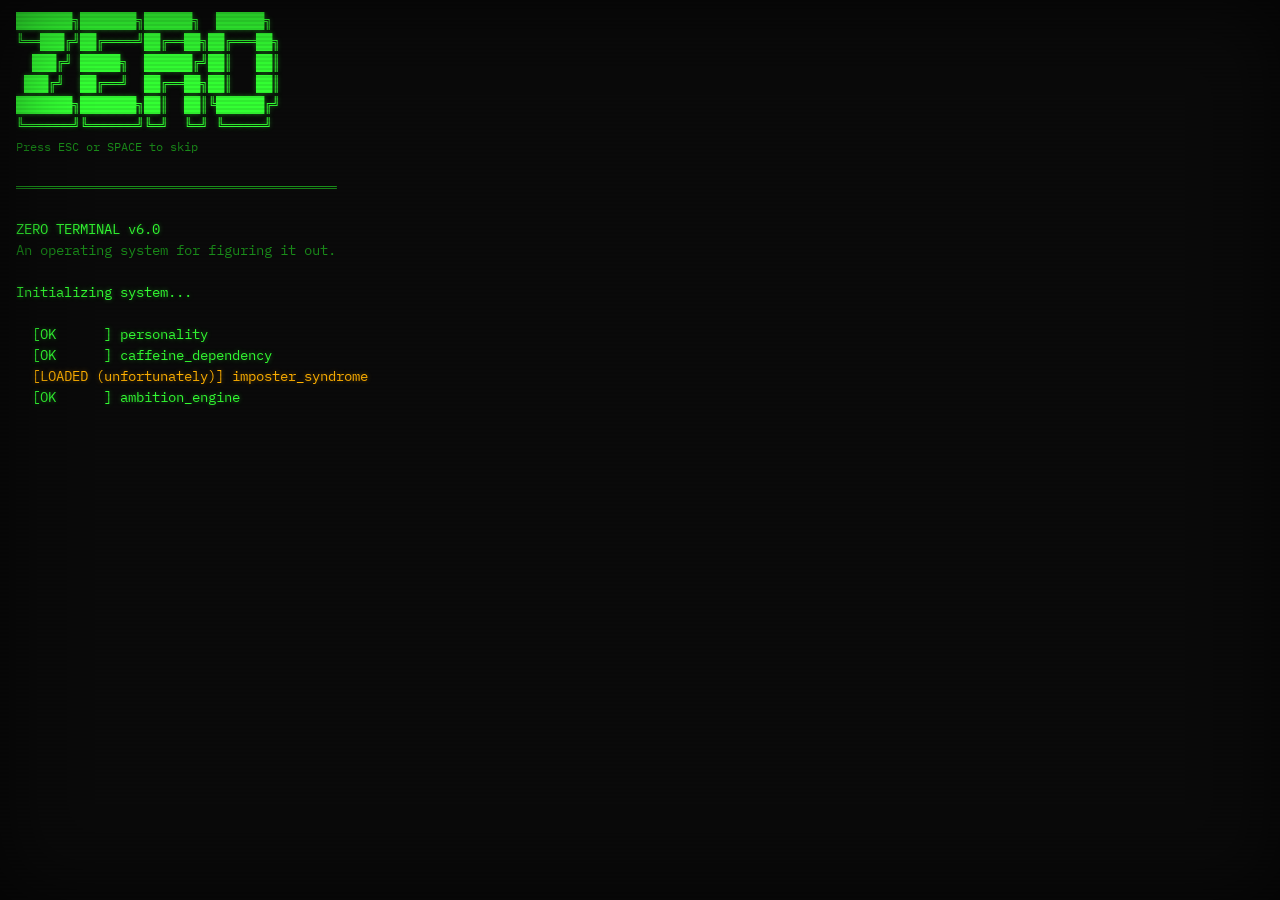
<file: index.html>
<!DOCTYPE html>
<html lang="en">
<head>
  <meta charset="UTF-8">
  <meta name="viewport" content="width=device-width, initial-scale=1.0, maximum-scale=1.0, user-scalable=no">
  <title>ZERO TERMINAL</title>
  <meta name="description" content="ZERO TERMINAL — An operating system for figuring it out.">
  <meta property="og:title" content="ZERO TERMINAL">
  <meta property="og:description" content="An operating system for figuring it out.">
  <meta property="og:type" content="website">
  <meta name="theme-color" content="#0a0a0a">
  <link rel="preconnect" href="https://fonts.googleapis.com">
  <link rel="preconnect" href="https://fonts.gstatic.com" crossorigin>
  <link href="https://fonts.googleapis.com/css2?family=IBM+Plex+Mono:wght@400;700&display=swap" rel="stylesheet">
  <script type="module" crossorigin src="/assets/index-DjIxhVeX.js"></script>
  <link rel="stylesheet" crossorigin href="/assets/index-DZj5PM9a.css">
</head>
<body>
  <noscript>
    <div style="max-width:700px;margin:40px auto;padding:20px;font-family:'IBM Plex Mono',monospace;color:#33ff33;background:#0a0a0a;line-height:1.6">
      <h1 style="color:#33ff33">ZERO TERMINAL</h1>
      <p>An operating system for figuring it out.</p>
      <h2 style="color:#33ff33">Justin Shank</h2>
      <p>Operator / Builder / Systems Thinker. I build systems, tools, and ideas across supply chain, AI, research, e-commerce, and weird internet projects.</p>
      <h3 style="color:#33ff33">Projects</h3>
      <ul>
        <li><a href="https://github.com/WhatsYourWhy/Zero-Terminal" style="color:#33ff33">Zero Terminal</a> &mdash; Terminal-themed personal website</li>
        <li><a href="https://github.com/WhatsYourWhy/The-Temporal-Gradient" style="color:#33ff33">Temporal Gradient</a> &mdash; Research framework</li>
        <li><a href="https://github.com/WhatsYourWhy/Cognitive-Glow" style="color:#33ff33">Cognitive Glow</a> &mdash; AI cognitive framework</li>
        <li><a href="https://github.com/WhatsYourWhy/Biological-Data-OS" style="color:#33ff33">Biological Data OS</a> &mdash; Biological data operating system</li>
        <li><a href="https://github.com/WhatsYourWhy/dragons-and-distractions-site" style="color:#33ff33">Dragons &amp; Distractions</a> &mdash; Card game</li>
        <li><a href="https://shankstrategy.com/" style="color:#33ff33">Shank Strategy Ops</a> &mdash; Consulting</li>
        <li><a href="https://the-polymath.xyz" style="color:#33ff33">The Polymath</a> &mdash; Newsletter</li>
      </ul>
      <h3 style="color:#33ff33">Contact</h3>
      <ul>
        <li><a href="https://github.com/WhatsYourWhy" style="color:#33ff33">GitHub</a></li>
        <li><a href="https://www.linkedin.com/in/justin-shank" style="color:#33ff33">LinkedIn</a></li>
        <li><a href="https://whatsyourwhy85.substack.com/" style="color:#33ff33">Substack</a></li>
        <li><a href="https://orcid.org/0009-0005-4473-2515" style="color:#33ff33">ORCID</a></li>
      </ul>
    </div>
  </noscript>
  <div id="terminal">
    <div id="output"></div>
    <div id="input-line">
      <span id="prompt">zero:~$ </span>
      <div id="input-wrap">
        <input type="text" id="cmd-input" autocomplete="off" autocorrect="off" autocapitalize="off" spellcheck="false">
      </div>
    </div>
  </div>
  <div id="mobile-bar"></div>
  <div class="scanlines"></div>
</body>
</html>
</file>
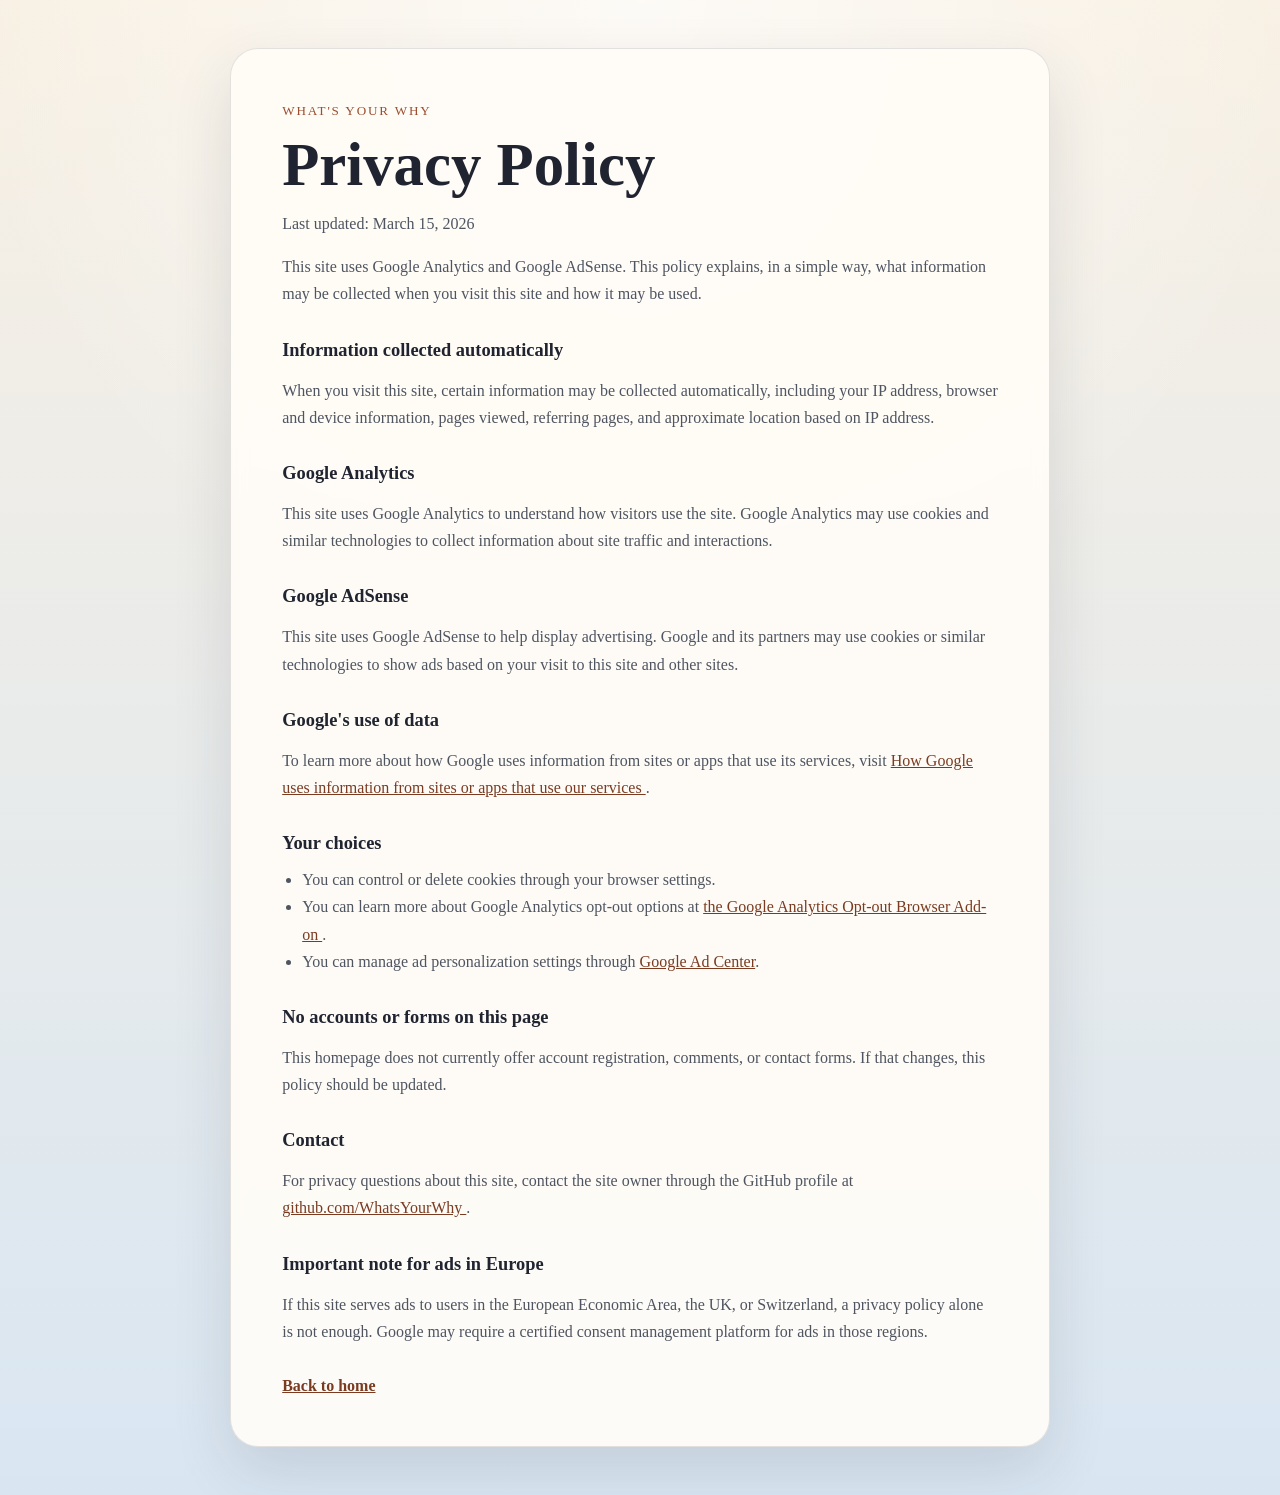
<file: privacy.html>
<!doctype html>
<html lang="en">
  <head>
    <meta charset="utf-8">
    <meta name="viewport" content="width=device-width, initial-scale=1">
    <title>Privacy Policy | What's Your Why</title>
    <meta
      name="description"
      content="Privacy Policy for What's Your Why, including Google Analytics and Google AdSense disclosures."
    >
    <style>
      :root {
        color-scheme: light;
        --bg-top: #f8f0e3;
        --bg-bottom: #d9e6f2;
        --panel: rgba(255, 252, 247, 0.94);
        --ink: #1f2430;
        --muted: #4e5561;
        --accent: #9b4d2f;
        --accent-dark: #7a3b21;
        --border: rgba(31, 36, 48, 0.12);
        --shadow: 0 24px 60px rgba(31, 36, 48, 0.12);
      }

      * {
        box-sizing: border-box;
      }

      body {
        margin: 0;
        min-height: 100vh;
        font-family: Georgia, "Times New Roman", serif;
        color: var(--ink);
        background:
          radial-gradient(circle at top, rgba(255, 255, 255, 0.7), transparent 42%),
          linear-gradient(180deg, var(--bg-top), var(--bg-bottom));
      }

      main {
        width: min(820px, calc(100% - 2rem));
        margin: 0 auto;
        padding: 3rem 0;
      }

      .card {
        width: 100%;
        background: var(--panel);
        border: 1px solid var(--border);
        border-radius: 28px;
        box-shadow: var(--shadow);
        padding: clamp(2rem, 4vw, 3.5rem);
        backdrop-filter: blur(8px);
      }

      .eyebrow {
        margin: 0 0 0.75rem;
        font-size: 0.82rem;
        letter-spacing: 0.14em;
        text-transform: uppercase;
        color: var(--accent);
      }

      h1 {
        margin: 0;
        font-size: clamp(2.1rem, 6vw, 3.8rem);
        line-height: 0.98;
      }

      h2 {
        margin: 2rem 0 0.5rem;
        font-size: 1.15rem;
      }

      p,
      li {
        font-size: 1rem;
        line-height: 1.7;
        color: var(--muted);
      }

      p {
        margin: 1rem 0 0;
      }

      ul {
        margin: 0.75rem 0 0;
        padding-left: 1.25rem;
      }

      a {
        color: var(--accent-dark);
      }

      .back-link {
        display: inline-block;
        margin-top: 2rem;
        font-weight: 700;
      }
    </style>
  </head>
  <body>
    <main>
      <section class="card" aria-labelledby="privacy-title">
        <p class="eyebrow">What's Your Why</p>
        <h1 id="privacy-title">Privacy Policy</h1>
        <p>Last updated: March 15, 2026</p>

        <p>
          This site uses Google Analytics and Google AdSense. This policy explains, in a simple
          way, what information may be collected when you visit this site and how it may be used.
        </p>

        <h2>Information collected automatically</h2>
        <p>
          When you visit this site, certain information may be collected automatically, including
          your IP address, browser and device information, pages viewed, referring pages, and
          approximate location based on IP address.
        </p>

        <h2>Google Analytics</h2>
        <p>
          This site uses Google Analytics to understand how visitors use the site. Google Analytics
          may use cookies and similar technologies to collect information about site traffic and
          interactions.
        </p>

        <h2>Google AdSense</h2>
        <p>
          This site uses Google AdSense to help display advertising. Google and its partners may
          use cookies or similar technologies to show ads based on your visit to this site and
          other sites.
        </p>

        <h2>Google's use of data</h2>
        <p>
          To learn more about how Google uses information from sites or apps that use its services,
          visit
          <a href="https://business.safety.google/privacy/" rel="noopener noreferrer">
            How Google uses information from sites or apps that use our services
          </a>.
        </p>

        <h2>Your choices</h2>
        <ul>
          <li>
            You can control or delete cookies through your browser settings.
          </li>
          <li>
            You can learn more about Google Analytics opt-out options at
            <a
              href="https://tools.google.com/dlpage/gaoptout/"
              rel="noopener noreferrer"
            >
              the Google Analytics Opt-out Browser Add-on
            </a>.
          </li>
          <li>
            You can manage ad personalization settings through
            <a href="https://myadcenter.google.com/" rel="noopener noreferrer">Google Ad Center</a>.
          </li>
        </ul>

        <h2>No accounts or forms on this page</h2>
        <p>
          This homepage does not currently offer account registration, comments, or contact forms.
          If that changes, this policy should be updated.
        </p>

        <h2>Contact</h2>
        <p>
          For privacy questions about this site, contact the site owner through the GitHub profile
          at
          <a href="https://github.com/WhatsYourWhy" rel="noopener noreferrer">
            github.com/WhatsYourWhy
          </a>.
        </p>

        <h2>Important note for ads in Europe</h2>
        <p>
          If this site serves ads to users in the European Economic Area, the UK, or Switzerland,
          a privacy policy alone is not enough. Google may require a certified consent management
          platform for ads in those regions.
        </p>

        <a class="back-link" href="/">Back to home</a>
      </section>
    </main>
  </body>
</html>
</file>
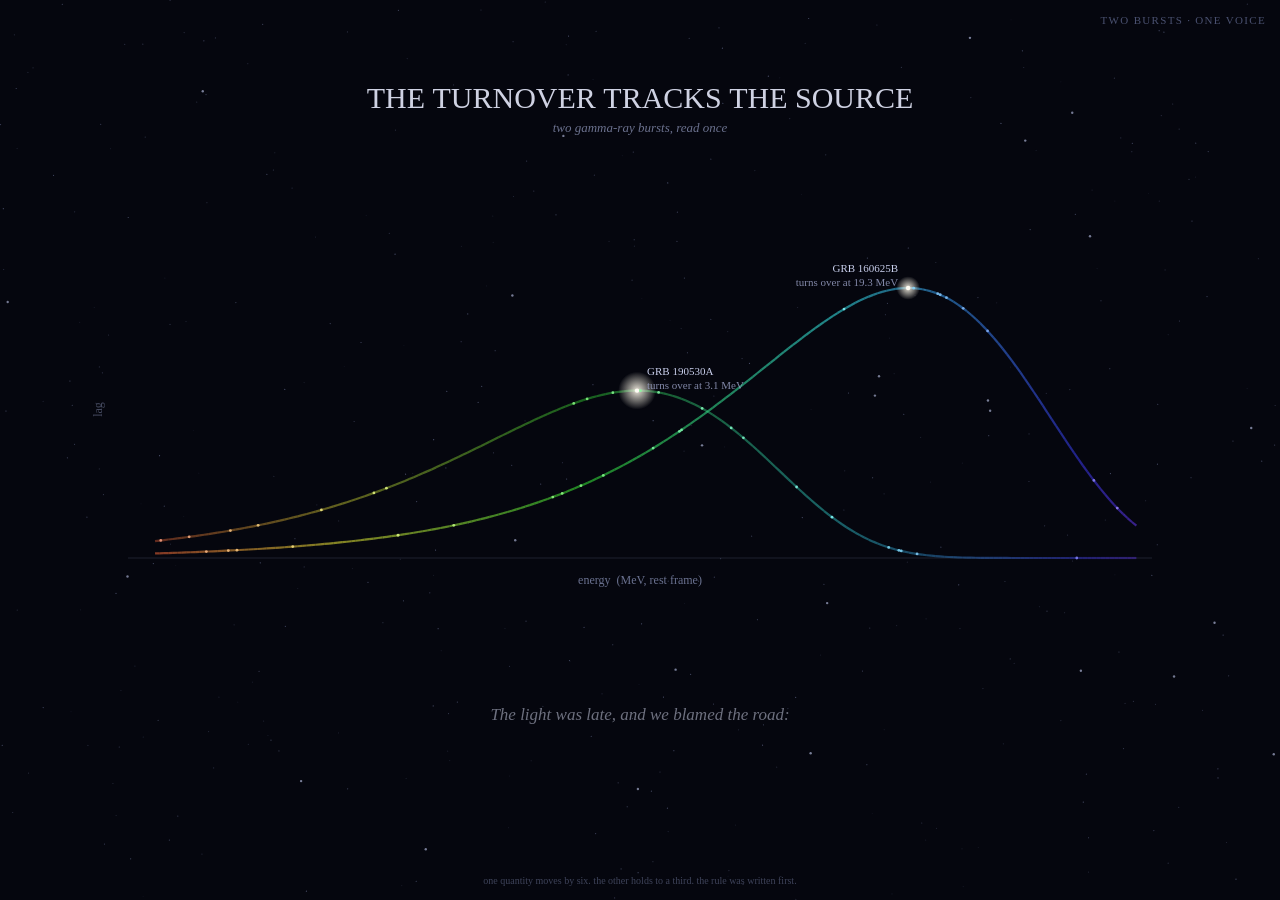
<file: turnover.html>
<!DOCTYPE html>
<html lang="en">
<head>
<meta charset="utf-8">
<meta name="viewport" content="width=device-width, initial-scale=1">
<title>The Turnover Tracks the Source</title>
<style>
  html, body { margin: 0; height: 100%; background: #05060e; overflow: hidden; }
  canvas { display: block; }
  #hint {
    position: fixed; right: 14px; top: 12px; color: #4a5170;
    font: 11px/1.5 Georgia, serif; letter-spacing: 0.12em; text-transform: uppercase;
    user-select: none;
  }
</style>
</head>
<body>
<canvas id="c"></canvas>
<div id="hint">two bursts &middot; one voice</div>
<script>
"use strict";
/*
  THE TURNOVER TRACKS THE SOURCE
  An art-in-code reading of the vault's Section 8 finding.

  Two bright gamma-ray bursts. In each, high-energy light lags low-energy
  light, and the lag grows with energy until it turns over and falls.
  GRB 160625B turns over near 19.3 MeV. GRB 190530A turns over near 3.1 MeV.
  A factor of six apart: fatal to a fixed vacuum scale.

  But divide each burst by its own spectral peak and the two curves
  collapse onto one another, near a ratio of two to four.
  The delay is a property of the fire, not the road.

  The animation breathes between the two readings:
  absolute energy, where the curves stand apart,
  and source-scaled energy, where they answer in one voice.
*/

const cv = document.getElementById("c");
const cx = cv.getContext("2d");
let W = 0, H = 0, DPR = 1;

// seeded rng so the sky is the same sky every night
function mulberry32(a) {
  return function() {
    a |= 0; a = a + 0x6D2B79F5 | 0;
    let t = Math.imul(a ^ a >>> 15, 1 | a);
    t = t + Math.imul(t ^ t >>> 7, 61 | t) ^ t;
    return ((t ^ t >>> 14) >>> 0) / 4294967296;
  };
}
const rng = mulberry32(20260801);

// ---- the two bursts, numbers from the catalog ----
// tau(E) = amp * u * exp(1 - u), u = E / Eturn : rises, turns over, falls
const BURSTS = [
  { name: "GRB 160625B", Eturn: 19.3, Epk: 6.4, amp: 1.00, bright: 1.0 },
  { name: "GRB 190530A", Eturn: 3.1,  Epk: 1.3, amp: 0.62, bright: 0.72 }
];

// energy to color: low energy runs red, high energy runs violet-blue
function energyHue(E) {
  const t = Math.min(1, Math.max(0, (Math.log10(E) + 1) / 3)); // 0.1 to 100 MeV
  return 8 + t * 250;
}

function tauOf(b, E) {
  const u = E / b.Eturn;
  return b.amp * u * Math.exp(1 - u);
}

// stars, drawn once
let sky = null;
function buildSky() {
  sky = document.createElement("canvas");
  sky.width = W * DPR; sky.height = H * DPR;
  const s = sky.getContext("2d");
  s.scale(DPR, DPR);
  const r2 = mulberry32(1606);
  for (let i = 0; i < 420; i++) {
    const x = r2() * W, y = r2() * H;
    const m = r2();
    s.globalAlpha = 0.08 + m * 0.5;
    s.fillStyle = m > 0.92 ? "#cfd8ff" : "#8d97c4";
    s.beginPath();
    s.arc(x, y, m > 0.92 ? 1.2 : 0.6, 0, 7);
    s.fill();
  }
  s.globalAlpha = 1;
}

function resize() {
  DPR = Math.min(2, window.devicePixelRatio || 1);
  W = window.innerWidth; H = window.innerHeight;
  cv.width = W * DPR; cv.height = H * DPR;
  cv.style.width = W + "px"; cv.style.height = H + "px";
  cx.setTransform(DPR, 0, 0, DPR, 0, 0);
  buildSky();
}
window.addEventListener("resize", resize);
resize();

// ---- layout ----
function plot() {
  const mx = Math.max(60, W * 0.10);
  return { x0: mx, x1: W - mx, yBase: H * 0.62, yAmp: H * 0.30 };
}

// absolute axis: log10 E in [-1, 2].  ratio axis: log10(E/Epk) in [-1.6, 1.6]
function xAbs(E, p)      { return p.x0 + (Math.log10(E) + 1) / 3 * (p.x1 - p.x0); }
function xRatio(E, b, p) { return p.x0 + (Math.log10(E / b.Epk) + 1.6) / 3.2 * (p.x1 - p.x0); }

function smooth(t) { t = Math.min(1, Math.max(0, t)); return t * t * (3 - 2 * t); }

// ---- timeline: 30 s breath ----
// 0..8    absolute view          (apart: the tension)
// 8..12   morph out              (divide each star by itself)
// 12..24  ratio view             (together: the result)
// 24..28  morph back
const PERIOD = 30;
function morphAt(t) {
  if (t < 8)  return 0;
  if (t < 12) return smooth((t - 8) / 4);
  if (t < 24) return 1;
  if (t < 28) return 1 - smooth((t - 24) / 4);
  return 0;
}

const POEM = [
  { from: 0.5,  to: 8,    text: "The light was late, and we blamed the road:" },
  { from: 2.5,  to: 8,    text: "the long vacuum, some grain in space itself." },
  { from: 4.5,  to: 8,    text: "Nineteen for the bright one. Three for the faint." },
  { from: 8.5,  to: 12.5, text: "Divide each star by its own fire." },
  { from: 12.5, to: 23,   text: "The two answer in one voice." },
  { from: 15,   to: 23,   text: "We wrote the rule before the numbers came." },
  { from: 17,   to: 23,   text: "The numbers came against us. We kept both pages." },
  { from: 24,   to: 29.5, text: "The road is innocent. The turnover tracks the source." }
];

// photons riding each curve
const RIDERS = [];
for (let i = 0; i < 44; i++) {
  RIDERS.push({ b: i % 2, u: rng(), speed: 0.05 + rng() * 0.09 });
}

function curvePoint(b, E, m, p) {
  const x = xAbs(E, p) * (1 - m) + xRatio(E, b, p) * m;
  const y = p.yBase - tauOf(b, E) * p.yAmp;
  return [x, y];
}

const E_LO = 0.12, E_HI = 90;
function eAt(f) { return E_LO * Math.pow(E_HI / E_LO, f); } // f in [0,1] along log axis

function draw(nowMs) {
  const t = (nowMs / 1000) % PERIOD;
  const m = morphAt(t);
  const p = plot();

  cx.clearRect(0, 0, W, H);
  cx.drawImage(sky, 0, 0, W, H);

  // baseline: the road
  cx.strokeStyle = "rgba(120,130,170,0.22)";
  cx.lineWidth = 1;
  cx.beginPath();
  cx.moveTo(p.x0, p.yBase); cx.lineTo(p.x1, p.yBase);
  cx.stroke();

  // axis label crossfades between the two readings
  cx.font = "12px Georgia, serif";
  cx.textAlign = "center";
  cx.fillStyle = "rgba(150,160,200," + (0.7 * (1 - m)).toFixed(3) + ")";
  cx.fillText("energy  (MeV, rest frame)", (p.x0 + p.x1) / 2, p.yBase + 26);
  cx.fillStyle = "rgba(150,160,200," + (0.7 * m).toFixed(3) + ")";
  cx.fillText("energy / the burst's own spectral peak", (p.x0 + p.x1) / 2, p.yBase + 44);

  // lag axis hint
  cx.save();
  cx.translate(p.x0 - 26, p.yBase - p.yAmp * 0.55);
  cx.rotate(-Math.PI / 2);
  cx.fillStyle = "rgba(150,160,200,0.45)";
  cx.fillText("lag", 0, 0);
  cx.restore();

  // the two curves
  const N = 220;
  for (const b of BURSTS) {
    cx.lineWidth = 2.2;
    for (let i = 0; i < N; i++) {
      const E0 = eAt(i / N), E1 = eAt((i + 1) / N);
      const a = curvePoint(b, E0, m, p), c = curvePoint(b, E1, m, p);
      const hue = energyHue((E0 + E1) / 2);
      const glow = 0.55 * b.bright + 0.35 * m * b.bright;
      cx.strokeStyle = "hsla(" + hue.toFixed(0) + ", 85%, " + (58 + 10 * m) + "%, " + glow.toFixed(3) + ")";
      cx.beginPath(); cx.moveTo(a[0], a[1]); cx.lineTo(c[0], c[1]); cx.stroke();
    }

    // turnover node: the finding, one per star
    const [tx, ty] = curvePoint(b, b.Eturn, m, p);
    const pulse = 3.2 + Math.sin(nowMs / 300 + b.Eturn) * 0.9;
    const g = cx.createRadialGradient(tx, ty, 0, tx, ty, pulse * 5);
    g.addColorStop(0, "rgba(255,250,235,0.9)");
    g.addColorStop(1, "rgba(255,250,235,0)");
    cx.fillStyle = g;
    cx.beginPath(); cx.arc(tx, ty, pulse * 5, 0, 7); cx.fill();
    cx.fillStyle = "#fffdf5";
    cx.beginPath(); cx.arc(tx, ty, 2.2, 0, 7); cx.fill();

    // name and number near each turnover, fading with the view that owns it
    cx.textAlign = tx < (p.x0 + p.x1) / 2 ? "left" : "right";
    const dx = tx < (p.x0 + p.x1) / 2 ? 10 : -10;
    cx.font = "11px Georgia, serif";
    cx.fillStyle = "rgba(200,206,235," + (0.75 * (1 - m) + 0.35).toFixed(3) + ")";
    cx.fillText(b.name, tx + dx, ty - 16);
    cx.fillStyle = "rgba(160,168,205," + (0.8 * (1 - m)).toFixed(3) + ")";
    cx.fillText("turns over at " + b.Eturn.toFixed(1) + " MeV", tx + dx, ty - 2);
  }

  // in ratio view, a faint white voice where the two curves agree
  if (m > 0.02) {
    cx.lineWidth = 5;
    for (let i = 0; i < N; i++) {
      const f0 = i / N, f1 = (i + 1) / N;
      // walk the shared ratio axis: r = E/Epk
      const r0 = Math.pow(10, -1.6 + 3.2 * f0), r1 = Math.pow(10, -1.6 + 3.2 * f1);
      const pts0 = BURSTS.map(b => curvePoint(b, r0 * b.Epk, m, p));
      const pts1 = BURSTS.map(b => curvePoint(b, r1 * b.Epk, m, p));
      const gap = Math.abs(pts0[0][1] - pts0[1][1]);
      const close = Math.max(0, 1 - gap / (p.yAmp * 0.18));
      if (close <= 0) continue;
      const y0 = (pts0[0][1] + pts0[1][1]) / 2, y1 = (pts1[0][1] + pts1[1][1]) / 2;
      cx.strokeStyle = "rgba(255,252,240," + (0.16 * m * close).toFixed(3) + ")";
      cx.beginPath();
      cx.moveTo((pts0[0][0] + pts0[1][0]) / 2, y0);
      cx.lineTo((pts1[0][0] + pts1[1][0]) / 2, y1);
      cx.stroke();
    }
  }

  // photons riding home
  for (const r of RIDERS) {
    r.u += r.speed / 60;
    if (r.u > 1) r.u -= 1;
    const b = BURSTS[r.b];
    const E = eAt(r.u);
    const [x, y] = curvePoint(b, E, m, p);
    cx.fillStyle = "hsla(" + energyHue(E).toFixed(0) + ", 90%, 75%, 0.85)";
    cx.beginPath(); cx.arc(x, y, 1.4, 0, 7); cx.fill();
  }

  // title
  cx.textAlign = "center";
  cx.fillStyle = "rgba(225,228,245,0.92)";
  cx.font = "300 " + Math.min(30, W / 26) + "px Georgia, serif";
  cx.fillText("THE TURNOVER TRACKS THE SOURCE", W / 2, H * 0.12);
  cx.font = "italic 13px Georgia, serif";
  cx.fillStyle = "rgba(150,158,195,0.7)";
  cx.fillText("two gamma-ray bursts, read once", W / 2, H * 0.12 + 24);

  // poem lines, each with its season
  cx.font = "italic " + Math.min(17, W / 46) + "px Georgia, serif";
  let shown = 0;
  for (const line of POEM) {
    let a = 0;
    if (t >= line.from && t <= line.to) {
      a = Math.min(smooth((t - line.from) / 1.2), smooth((line.to - t) / 1.2));
    }
    if (a <= 0.01) continue;
    cx.fillStyle = "rgba(214,218,240," + (0.85 * a).toFixed(3) + ")";
    cx.fillText(line.text, W / 2, H * 0.80 + shown * 24);
    shown++;
  }

  // the ledger line, always faintly present
  cx.font = "10px Georgia, serif";
  cx.fillStyle = "rgba(120,128,165,0.5)";
  cx.fillText("one quantity moves by six. the other holds to a third. the rule was written first.", W / 2, H - 16);

  requestAnimationFrame(draw);
}
requestAnimationFrame(draw);
</script>
</body>
</html>
</file>
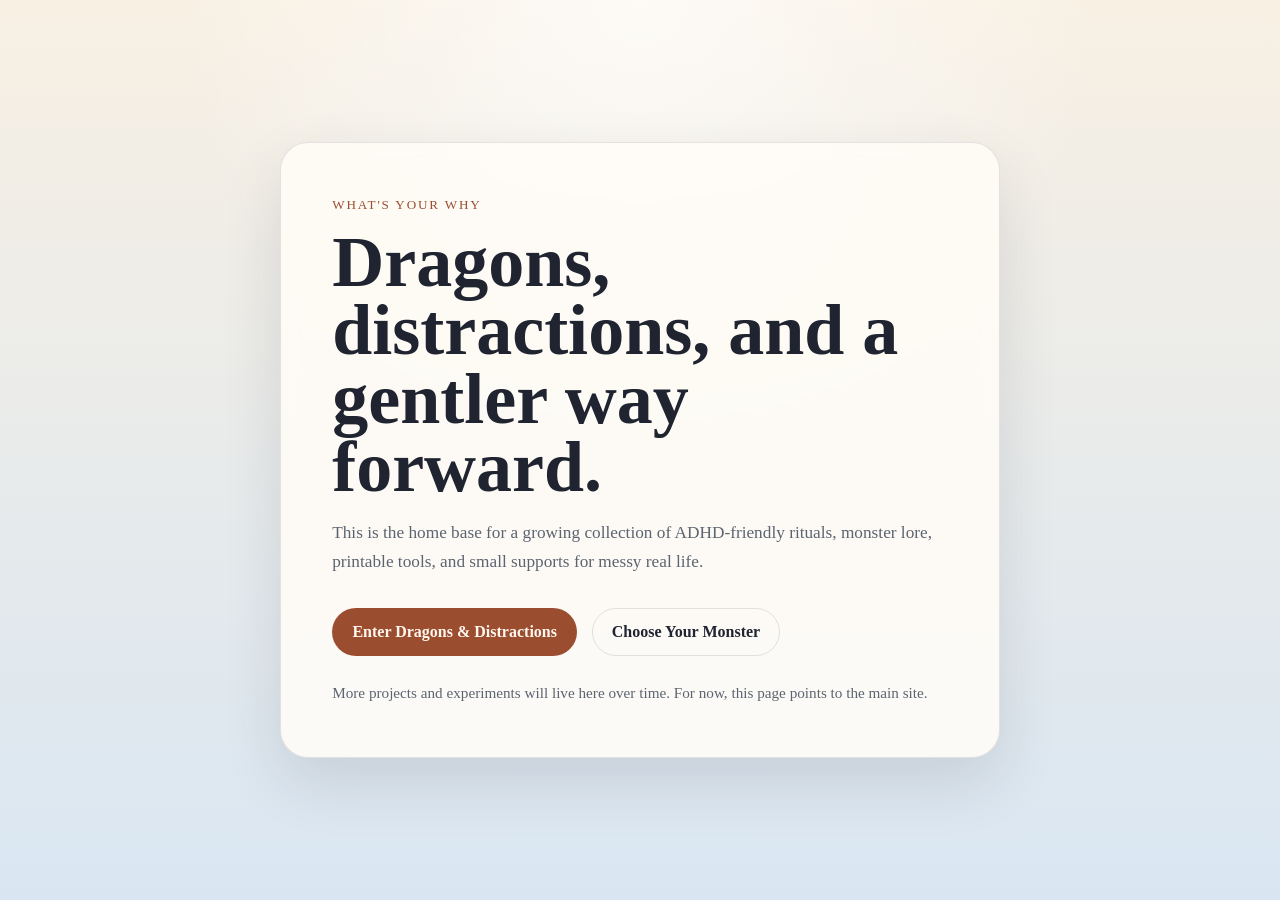
<file: whatsyourwhy-index.html>
<!doctype html>
<html lang="en">
  <head>
    <meta charset="utf-8">
    <meta name="viewport" content="width=device-width, initial-scale=1">
    <title>What's Your Why</title>
    <meta
      name="description"
      content="A simple home base for Dragons & Distractions, ADHD-friendly rituals, and creative tools."
    >
    <style>
      :root {
        color-scheme: light;
        --bg-top: #f8f0e3;
        --bg-bottom: #d9e6f2;
        --panel: rgba(255, 252, 247, 0.9);
        --ink: #1f2430;
        --muted: #5c6470;
        --accent: #9b4d2f;
        --accent-dark: #7a3b21;
        --border: rgba(31, 36, 48, 0.12);
        --shadow: 0 24px 60px rgba(31, 36, 48, 0.12);
      }

      * {
        box-sizing: border-box;
      }

      body {
        margin: 0;
        min-height: 100vh;
        font-family: Georgia, "Times New Roman", serif;
        color: var(--ink);
        background:
          radial-gradient(circle at top, rgba(255, 255, 255, 0.7), transparent 42%),
          linear-gradient(180deg, var(--bg-top), var(--bg-bottom));
      }

      main {
        width: min(720px, calc(100% - 2rem));
        margin: 0 auto;
        min-height: 100vh;
        display: grid;
        place-items: center;
        padding: 3rem 0;
      }

      .card {
        width: 100%;
        background: var(--panel);
        border: 1px solid var(--border);
        border-radius: 28px;
        box-shadow: var(--shadow);
        padding: clamp(2rem, 4vw, 3.5rem);
        backdrop-filter: blur(8px);
      }

      .eyebrow {
        margin: 0 0 0.75rem;
        font-size: 0.82rem;
        letter-spacing: 0.14em;
        text-transform: uppercase;
        color: var(--accent);
      }

      h1 {
        margin: 0;
        font-size: clamp(2.4rem, 7vw, 4.5rem);
        line-height: 0.95;
      }

      p {
        margin: 1rem 0 0;
        font-size: 1.08rem;
        line-height: 1.7;
        color: var(--muted);
      }

      .actions {
        display: flex;
        flex-wrap: wrap;
        gap: 0.9rem;
        margin-top: 2rem;
      }

      .button {
        display: inline-flex;
        align-items: center;
        justify-content: center;
        min-height: 3rem;
        padding: 0.8rem 1.2rem;
        border-radius: 999px;
        border: 1px solid transparent;
        font-weight: 700;
        text-decoration: none;
        transition: transform 140ms ease, background-color 140ms ease, border-color 140ms ease;
      }

      .button:hover,
      .button:focus-visible {
        transform: translateY(-1px);
      }

      .button-primary {
        background: var(--accent);
        color: #fff7ef;
      }

      .button-primary:hover,
      .button-primary:focus-visible {
        background: var(--accent-dark);
      }

      .button-secondary {
        background: transparent;
        color: var(--ink);
        border-color: var(--border);
      }

      .button-secondary:hover,
      .button-secondary:focus-visible {
        background: rgba(255, 255, 255, 0.5);
      }

      .note {
        margin-top: 1.5rem;
        font-size: 0.95rem;
      }

      @media (max-width: 640px) {
        .actions {
          flex-direction: column;
        }

        .button {
          width: 100%;
        }
      }
    </style>
  </head>
  <body>
    <main>
      <section class="card" aria-labelledby="site-title">
        <p class="eyebrow">What's Your Why</p>
        <h1 id="site-title">Dragons, distractions, and a gentler way forward.</h1>
        <p>
          This is the home base for a growing collection of ADHD-friendly rituals, monster lore,
          printable tools, and small supports for messy real life.
        </p>
        <div class="actions">
          <a class="button button-primary" href="https://whatsyourwhy.github.io/dragons-and-distractions-site/">
            Enter Dragons &amp; Distractions
          </a>
          <a class="button button-secondary" href="https://whatsyourwhy.github.io/dragons-and-distractions-site/choose-your-monster">
            Choose Your Monster
          </a>
        </div>
        <p class="note">
          More projects and experiments will live here over time. For now, this page points to the
          main site.
        </p>
      </section>
    </main>
  </body>
</html>
</file>
<file: assets/index-DZj5PM9a.css>
:root{--bg:#0a0a0a;--text:#3f3;--text-dim:#1a8c1a;--text-glow:#3f36;--prompt-color:#3f3;--error:#f33;--warn:#ffb000;--info:#3f3;--font:"IBM Plex Mono", "Courier New", Courier, monospace}[data-theme=amber]{--text:#ffb000;--text-dim:#8c6000;--text-glow:#ffb00066;--prompt-color:#ffb000;--info:#ffb000}*,:before,:after{box-sizing:border-box;margin:0;padding:0}html,body{background:var(--bg);height:100%;color:var(--text);font-family:var(--font);font-size:14px;line-height:1.5;overflow:hidden}#terminal{flex-direction:column;height:100vh;padding:12px 16px;animation:4s infinite flicker;display:flex}#output{scrollbar-width:thin;scrollbar-color:var(--text-dim) transparent;flex:1;padding-bottom:8px;overflow-y:auto}#output::-webkit-scrollbar{width:6px}#output::-webkit-scrollbar-track{background:0 0}#output::-webkit-scrollbar-thumb{background:var(--text-dim);border-radius:3px}.line{white-space:pre-wrap;word-wrap:break-word;text-shadow:0 0 5px var(--text-glow);min-height:1.5em}.line.ascii{white-space:pre;font-weight:700;line-height:1.2}.line.error{color:var(--error);text-shadow:0 0 5px #f336}.line.warn{color:var(--warn);text-shadow:0 0 5px #ffb00066}.line.dim{color:var(--text-dim);text-shadow:none}.line.input-echo{color:var(--text-dim)}.line a{color:var(--text);text-underline-offset:2px;text-decoration:underline}.line a:hover{color:var(--warn)}#input-line{text-shadow:0 0 5px var(--text-glow);align-items:center;padding:4px 0;display:flex}#input-line.hidden{display:none}#prompt{color:var(--prompt-color);white-space:nowrap;-webkit-user-select:none;user-select:none}#input-wrap{flex:1;position:relative}#cmd-input{width:100%;color:var(--text);font-family:var(--font);caret-color:var(--text);text-shadow:0 0 5px var(--text-glow);background:0 0;border:none;outline:none;font-size:14px}#cmd-input::selection{background:var(--text);color:var(--bg)}#mobile-bar{border-top:1px solid var(--text-dim);z-index:100;background:#111;flex-wrap:wrap;justify-content:center;gap:6px;padding:8px;display:none;position:fixed;bottom:0;left:0;right:0}#mobile-bar .pill{border:1px solid var(--text-dim);color:var(--text);font-family:var(--font);cursor:pointer;white-space:nowrap;background:0 0;border-radius:12px;padding:4px 10px;font-size:12px}#mobile-bar .pill:active{background:var(--text);color:var(--bg)}@media (width<=768px){html,body{font-size:13px}#terminal{padding:8px 10px 60px}#mobile-bar{display:flex}}@media (width<=480px){html,body{font-size:12px}}.scanlines{pointer-events:none;z-index:1000;background:repeating-linear-gradient(0deg,#0000,#0000 2px,#00000014 2px 4px);width:100%;height:100%;position:fixed;top:0;left:0}@keyframes flicker{0%,to{opacity:1}50%{opacity:.98}52%{opacity:1}80%{opacity:.97}82%{opacity:1}}@keyframes blink{0%,49%{opacity:1}50%,to{opacity:0}}#terminal:before{content:"";pointer-events:none;z-index:999;position:fixed;inset:0;box-shadow:inset 0 0 80px #0009}@keyframes fadeIn{0%{opacity:0}to{opacity:1}}.line{animation:50ms ease-in fadeIn}@keyframes progress{0%{width:0}to{width:100%}}.boot-progress{min-width:200px;display:inline-block}.boot-ok{color:var(--text)}.boot-warn{color:var(--warn)}.boot-fail{color:var(--error)}.login-input{color:var(--text);text-shadow:0 0 5px var(--text-glow)}.skip-hint{color:var(--text-dim);text-shadow:none;font-size:.85em}
</file>
